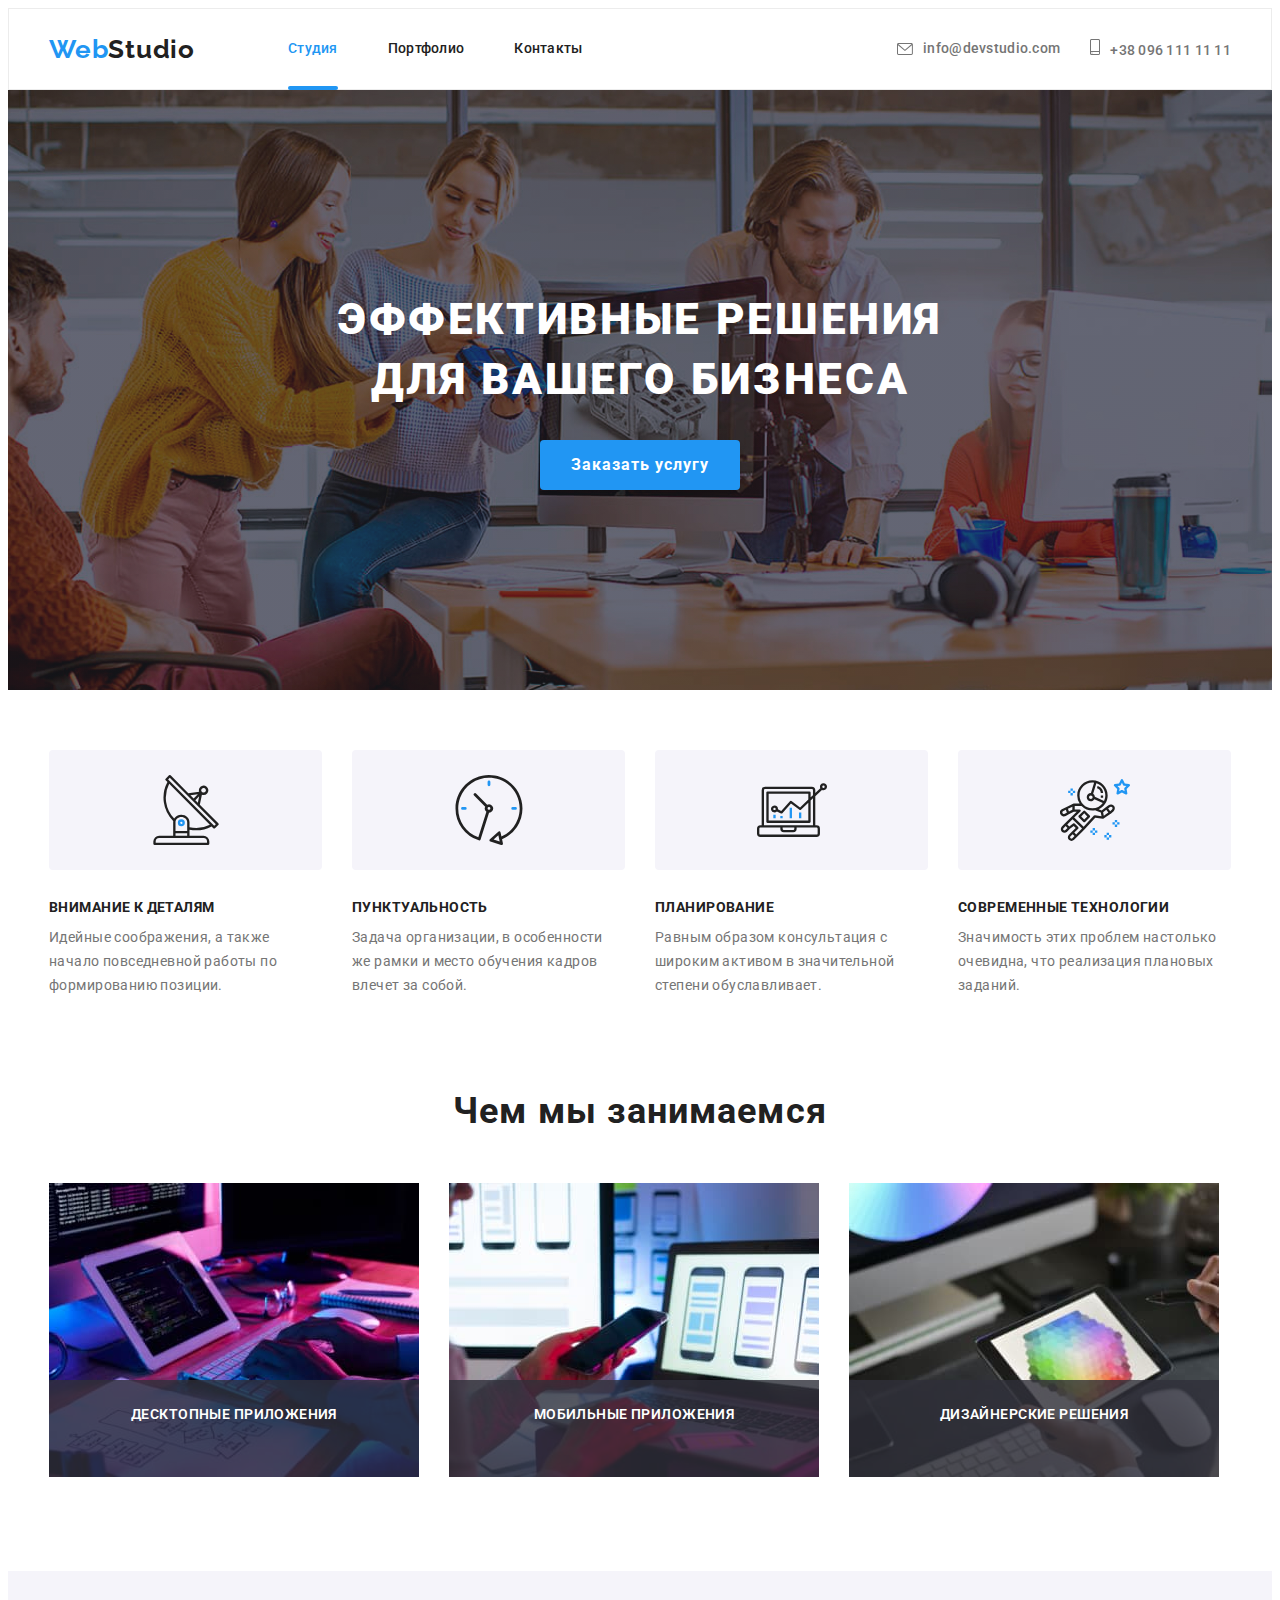
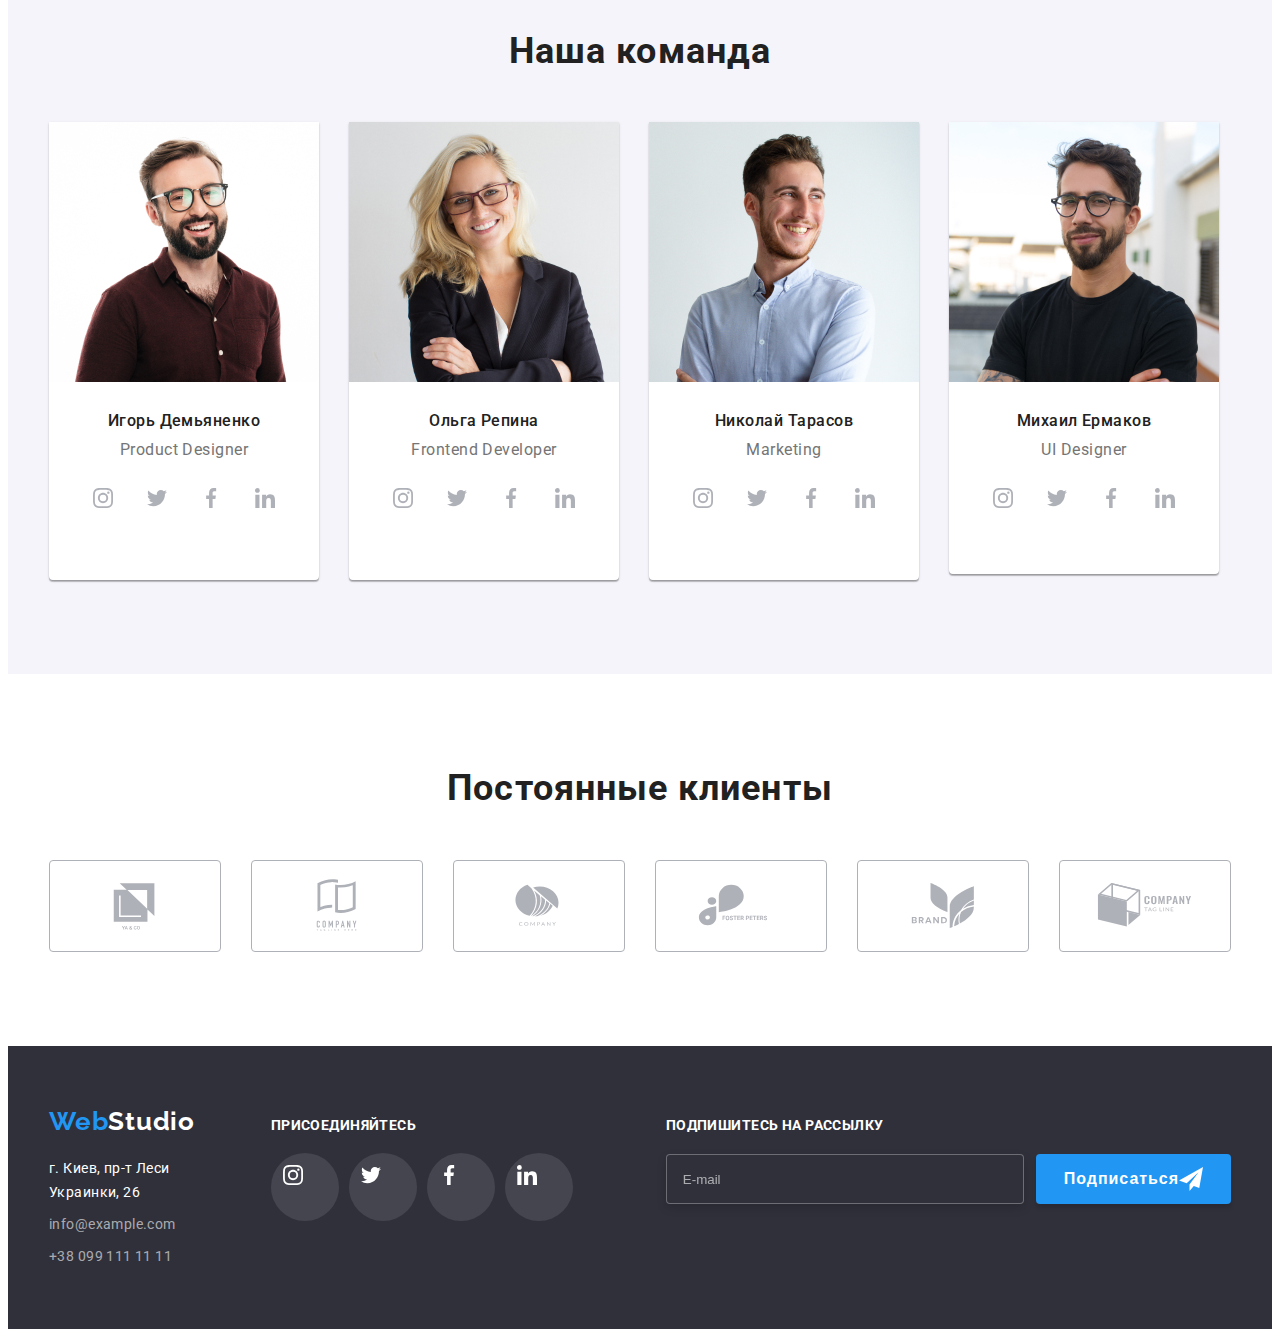
<file: index.html>
<!DOCTYPE html>
<html lang="ru">
<head>
    <meta charset="UTF-8">
    <meta http-equiv="X-UA-Compatible" content="IE=edge">
    <meta name="viewport" content="width=device-width, initial-scale=1.0">
    <title>Веб студия</title>
    <link rel="preconnect" href="https://fonts.googleapis.com">
    <link rel="preconnect" href="https://fonts.gstatic.com" crossorigin>
    <link href="https://fonts.googleapis.com/css2?family=Raleway:wght@700&family=Roboto:wght@400;500;700;900&display=swap"
        rel="stylesheet">
    <link rel="stylesheet" href="https://cdnjs.cloudflare.com/ajax/libs/modern-normalize/1.1.0/modern-normalize.min.css"
        integrity="sha512-wpPYUAdjBVSE4KJnH1VR1HeZfpl1ub8YT/NKx4PuQ5NmX2tKuGu6U/JRp5y+Y8XG2tV+wKQpNHVUX03MfMFn9Q=="
        crossorigin="anonymous" referrerpolicy="no-referrer" />
    <link rel="stylesheet" href="./css/main.min.css">
</head>
<body>
    <Header class="header">
        <div class="header__container container">
            <nav class="main-nav">
            <a class="header__logo link" href="./index.html" lang="en"> <span class="logo-web">Web</span><span class="logo-studio">Studio</span></a>
            <button type="button" class="header__menu-btn" aria-expanded="false" aria-controls="menu-container" data-menu-button>
                <svg width="40" height="40" aria-label="Переключатель мобильного меню" class="header__menu-btn--icon">
                    <use class="icon-cross" href="./images/icons.svg#icon-close_40px"></use>
                    <use class="icon-menu" href="./images/icons.svg#icon-menu_40px"></use>
                </svg>
            </button>
            <div class="menu-container" id="menu-container" data-menu>
            <ul class="header-list list">
                <li class="header-list__item"><a class="header-list__link header-list__link--current link " href="index.html">Студия</a></li>
                <li class="header-list__item"><a class="header-list__link link" href="./portfolio.html">Портфолио</a></li>
                <li class="header-list__item"><a class="header-list__link link" href="#">Контакты</a></li>
            </ul>
            <ul class="header-list-contact list">
                <li class="header-list-contact__item">
                <a class="header-list-contact__link header-list-contact__link-mail link" href="mailto:info@devstudio.com">
                   <div class="header-list-contact__icon"> 
                   <svg class="header-list-contact__mail" width="16" height="12">
                        <use href="./images/icons.svg#icon-envelope"> </use>
                    </svg>info@devstudio.com</div></a></li>
                <li class="header-list-contact__item">
                    <a class="header-list-contact__link header-list-contact__link-tel link" href="tel:+380961111111">
                    <div class="header-list-contact__icon"></div>
                    <svg class="header-list-contact__tel" width="10" height="16">
                    <use href="./images/icons.svg#icon-smartphone"> </use>
                </svg>+38 096 111 11 11</a></li>
            </ul>
            <ul class="menu-social__list list">
                <li class="menu-social__item">
                    <a class="menu-social__link link" href="">Instagram</a>
                </li>
                <li class="menu-social__item">
                    <a class="menu-social__link link" href="">Twitter</a>
                </li>
                <li class="menu-social__item">
                    <a class="menu-social__link link" href="">Facebook</a>
                </li>
                <li class="menu-social__item">
                    <a class="menu-social__link link" href="">LinkedIn</a>
                </li>
            </ul>
            </div>
            </nav>
            </div>
    </Header>
    <section class="hero">
        <div class="hero__content">
        <h1 class="hero__title">
            Эффективные решения <br> для вашего бизнеса
        </h1>
        <button class="hero__btn" type="button" data-modal-open>Заказать услугу</button>
        </div>
    </section>
     <section class="advantages">
        <div class="container">
        <h2 hidden>Нашы преимущества</h2>
        <ul class="advantages__list list">
            <li class="advantages__item">
                <div class="advantages__icon-wrap">
                    <svg class="advantages__icon" width="70" height="70">
                        <use href="./images/icons.svg#icon-antenna"> </use>
                    </svg>
                </div>
                <h3 class="advantages__title">Внимание к деталям</h3>
                <p class="advantages__post-title">Идейные соображения, а также начало повседневной работы по формированию позиции.</p>
            </li>
            <li class="advantages__item">
                <div class="advantages__icon-wrap">
                    <svg class="advantages__icon" width="70" height="70">
                        <use href="./images/icons.svg#icon-clock"> </use>
                    </svg>
                </div>
                <h3 class="advantages__title">Пунктуальность</h3>
                <p class="advantages__post-title">Задача организации, в особенности же рамки и место обучения кадров влечет за собой.</p>
            </li>
            <li class="advantages__item">
                <div class="advantages__icon-wrap">
                    <svg class="advantages__icon" width="70" height="70">
                        <use href="./images/icons.svg#icon-diagram"> </use>
                    </svg>
                </div>
                <h3 class="advantages__title">Планирование</h3>
                <p class="advantages__post-title">Равным образом консультация с широким активом в значительной степени обуславливает.</p>
            </li>
            <li class="advantages__item">
                <div class="advantages__icon-wrap">
                    <svg class="advantages__icon" width="70" height="70">
                        <use href="./images/icons.svg#icon-astronaut"> </use>
                    </svg>
                </div>
                <h3 class="advantages__title">Современные технологии</h3>
                <p class="advantages__post-title">Значимость этих проблем настолько очевидна, что реализация плановых заданий.</p>
            </li>
        </ul>
        </div>
    </section> 
<section class="about">
        <div class="container">
        <h2 class="about__title">Чем мы занимаемся</h2>
        <ul class="about__list list">
            <li class="about__item">
                <picture>
                    <source srcset="./images/what-we-do1.jpg 1x, ./images/what-we-do1-2x.jpg 2x"
                         />
                    <img src="./images/what-we-do1.jpg" width="370" height="294" alt="челоек пишет код">
                </picture>
            <p class="about__text">Десктопные приложения</p></li>
            <li class="about__item">
                <picture>
                    <source srcset="./images/what-we-do2.jpg 1x, ./images/what-we-do2-2x.jpg 2x" 
                     />
                    <img src="./images/what-we-do2.jpg" width="370" height="294" alt="челоек тестирует мобильное приложение">
                </picture>
            <p class="about__text">Мобильные приложения</p></li>
            <li class="about__item">
                <picture>
                    <source srcset="./images/what-we-do3.jpg 1x, ./images/what-we-do3-2x.jpg 2x"/>
                    <img src="./images/what-we-do3.jpg" width="370" height="294" alt="челоек выбирает цвет">
                </picture>
            <p class="about__text">Дизайнерские решения</p></li>
        </ul>
        </div>
    </section>
    <section class="team">
        <div class="container">
        <h2 class="team__title">Наша команда</h2>
        <ul class="team__list list">
            <li class="team__item">
                <picture>
                    <source srcset="./images/team/team1-desk-1x.jpg 1x, ./images/team/team1-desk-2x.jpg 2x" media="(min-width: 1200px)">
                    <source srcset="./images/team/team1-tab-1x.jpg 1x, ./images/team/team1-tab-2x.jpg 2x" media="(min-width: 768px)">
                    <source srcset="./images/team/team1-mob-1x.jpg 1x, ./images/team/team1-mob-2x.jpg 2x" media="(min-width: 320px)">
                    <img src="./images/team/team1-mob-1x.jpg" alt="Игорь Демьяненко" />
                </picture>
                <h3 class="team__name">Игорь Демьяненко</h3>
                <p class="team__post-name" lang="en">Product Designer</p>
                <ul class="team__social-icon list">
                    <li class="team__social-icon-list" >
                        <a href="" 
                        class="team__social-icon-link">
                        <svg class="team__social-icon-item" width="20" height="20">
                           <use href="./images/icons.svg#icon-instagram"> </use>
                        </svg>
                        </a>
                    </li>
                    <li class="team__social-icon-list">
                        <a href=""
                        class="team__social-icon-link">
                        <svg class="team__social-icon-item" width="20" height="20">
                        <use href="./images/icons.svg#icon-twitter"> </use>
                        </svg>
                        </a>
                    </li>
                    <li class="team__social-icon-list">
                        <a href=""
                        class="team__social-icon-link">
                        <svg class="team__social-icon-item" width="20" height="20">
                        <use href="./images/icons.svg#icon-facebook"> </use>
                         </svg>
                        </a>
                    </li>
                    <li class="team__social-icon-list">
                        <a href=""
                        class="team__social-icon-link"
                        ><svg class="team__social-icon-item" width="20" height="20">
                        <use href="./images/icons.svg#icon-linkedin"> </use>
                        </svg>
                        </a>
                    </li>
                </ul>
            </li>
            <li class="team__item">
                <picture>
                    <source srcset="./images/team/team2-desk-1x.jpg 1x, ./images/team/team2-desk-2x.jpg 2x"
                        media="(min-width: 1200px)">
                    <source srcset="./images/team/team2-tab-1x.jpg 1x, ./images/team/team2-tab-2x.jpg 2x"
                        media="(min-width: 768px)">
                    <source srcset="./images/team/team2-mob-1x.jpg 1x, ./images/team/team2-mob-2x.jpg 2x"
                        media="(min-width: 320px)">
                    <img src="./images/team/team2-mob-1x.jpg" alt="Ольга Репина"/>
                </picture>
                <h3 class="team__name">Ольга Репина</h3>
                <p class="team__post-name" lang="en">Frontend Developer</p>
                <ul class="team__social-icon list">
                    <li class="team__social-icon-list">
                        <a href="" class="team__social-icon-link">
                            <svg class="team__social-icon-item" width="20" height="20">
                                <use href="./images/icons.svg#icon-instagram"> </use>
                            </svg>
                        </a>
                    </li>
                    <li class="team__social-icon-list">
                        <a href="" class="team__social-icon-link">
                            <svg class="team__social-icon-item" width="20" height="20">
                                <use href="./images/icons.svg#icon-twitter"> </use>
                            </svg>
                        </a>
                    </li>
                    <li class="team__social-icon-list">
                        <a href="" class="team__social-icon-link">
                            <svg class="team__social-icon-item" width="20" height="20">
                                <use href="./images/icons.svg#icon-facebook"> </use>
                            </svg>
                        </a>
                    </li>
                    <li class="team__social-icon-list" >
                        <a href="" class="team__social-icon-link">
                            <svg class="team__social-icon-item" width="20" height="20">
                                <use href="./images/icons.svg#icon-linkedin"> </use>
                            </svg>
                        </a>
                    </li>
                </ul>
            </li>
            <li class="team__item">
                <picture>
                    <source srcset="./images/team/team3-desk-1x.jpg 1x, ./images/team/team3-desk-2x.jpg 2x" media="(min-width: 1200px)">
                    <source srcset="./images/team/team3-tab-1x.jpg 1x, ./images/team/team3-tab-2x.jpg 2x" media="(min-width: 768px)">
                    <source srcset="./images/team/team3-mob-1x.jpg 1x, ./images/team/team3-mob-2x.jpg 2x" media="(min-width: 320px)">
                    <img src="./images/team/team3-mob-1x.jpg" alt="Николай Тарасов" />
                </picture>
                <h3 class="team__name">Николай Тарасов</h3>
                <p class="team__post-name" lang="en">Marketing</p>
                <ul class="team__social-icon list">
                    <li class="team__social-icon-list">
                        <a href="" class="team__social-icon-link">
                            <svg class="team__social-icon-item" width="20" height="20">
                                <use href="./images/icons.svg#icon-instagram"> </use>
                            </svg>
                        </a>
                    </li>
                    <li class="team__social-icon-list">
                        <a href="" class="team__social-icon-link">
                            <svg class="team__social-icon-item" width="20" height="20">
                                <use href="./images/icons.svg#icon-twitter"> </use>
                            </svg>
                        </a>
                    </li>
                    <li class="team__social-icon-list">
                        <a href="" class="team__social-icon-link">
                            <svg class="team__social-icon-item" width="20" height="20">
                                <use href="./images/icons.svg#icon-facebook"> </use>
                            </svg>
                        </a>
                    </li>
                    <li class="team__social-icon-list">
                        <a href="" class="team__social-icon-link">
                            <svg class="team__social-icon-item" width="20" height="20">
                                <use href="./images/icons.svg#icon-linkedin"> </use>
                            </svg>
                        </a>
                    </li>
                </ul>
            </li>
            <li class="team__item">
                <picture>
                    <source srcset="./images/team/team4-desk-1x.jpg 1x, ./images/team/team4-desk-2x.jpg 2x" media="(min-width: 1200px)">
                    <source srcset="./images/team/team4-tab-1x.jpg 1x, ./images/team/team4-tab-2x.jpg 2x" media="(min-width: 768px)">
                    <source srcset="./images/team/team4-mob-1x.jpg 1x, ./images/team/team4-mob-2x.jpg 2x" media="(min-width: 320px)">
                    <img src="./images/team/team4-mob-1x.jpg" alt="Михаил Ермаков"  />
                </picture>
                <h3 class="team__name">Михаил Ермаков</h3>
                <p class="team__post-name" lang="en">UI Designer</p>
                <ul class="team__social-icon list">
                    <li class="team__social-icon-list">
                        <a href="" class="team__social-icon-link">
                            <svg class="team__social-icon-item" width="20" height="20">
                                <use href="./images/icons.svg#icon-instagram"> </use>
                            </svg>
                        </a>
                    </li>
                    <li class="team__social-icon-list">
                        <a href="" class="team__social-icon-link">
                            <svg class="team__social-icon-item" width="20" height="20">
                                <use href="./images/icons.svg#icon-twitter"> </use>
                            </svg>
                        </a>
                    </li>
                    <li class="team__social-icon-list">
                        <a href="" class="team__social-icon-link">
                            <svg class="team__social-icon-item" width="20" height="20">
                                <use href="./images/icons.svg#icon-facebook"> </use>
                            </svg>
                        </a>
                    </li>
                    <li class="team__social-icon-list">
                        <a href="" class="team__social-icon-link">
                            <svg class="team__social-icon-item" width="20" height="20">
                                <use href="./images/icons.svg#icon-linkedin"> </use>
                            </svg>
                        </a>
                    </li>
                </ul>
            </li>
        </ul>
        </div>
    </section>
    <section class="clients">
        <div class="container">
        <h2 class="clients__title">Постоянные клиенты</h2>
        <ul class="clienst__list list">
            <li class="clienst__list-item">
                <a class="clienst__list-link" href="">
                    <svg class="clients__logo" width="106" height="60">
                    <use href="./images/icons.svg#icon-logo1"> </use>
                </svg>
                </a>
            </li>
            <li class="clienst__list-item">
                <a class="clienst__list-link" href="">
                    <svg class="clients__logo" width="106" height="60">
                        <use href="./images/icons.svg#icon-logo2"> </use>
                    </svg>
                </a>
            </li>
            <li class="clienst__list-item">
                <a class="clienst__list-link" href="">
                    <svg class="clients__logo" width="106" height="60">
                        <use href="./images/icons.svg#icon-logo3"> </use>
                    </svg>
                </a>
            </li>
            <li class="clienst__list-item">
                <a class="clienst__list-link" href="">
                    <svg class="clients__logo" width="106" height="60">
                        <use href="./images/icons.svg#icon-logo4"> </use>
                    </svg>
                </a>
            </li>
            <li class="clienst__list-item">
                <a class="clienst__list-link" href="">
                    <svg class="clients__logo" width="106" height="60">
                        <use href="./images/icons.svg#icon-logo5"> </use>
                    </svg>
                </a>
            </li>
            <li class="clienst__list-item">
                <a class="clienst__list-link" href="">
                    <svg class="clients__logo" width="106" height="60">
                        <use href="./images/icons.svg#icon-logo6"> </use>
                    </svg>
                </a>
            </li>
        </ul>
        </div>
    </section>
    <footer class="footer">
        <div class="container footer-blocks">
            <div class="footer__contact-block footer__block">
        <a class="footer__logo link" href="./index.html" lang="en"> <span class="logo-web">Web</span><span class="footer__logo-studio">Studio</span></a>
        <address class="footer__address">
            <ul class="footer__list list">
                <li class="footer__item"><a class="footer__contact-address link" href="https://goo.gl/maps/iwNFUYwJT8Z2ihL4A" target="_blank"
                        rel="noopener noreferrer nofollow">г. Киев, пр-т Леси Украинки, 26</a>
                <li class="footer__item"><a class="footer__contact link" href="mailto:info@devstudio.com">info@example.com</a>
                </li>
                <li class="footer__item"><a class="footer__contact link" href="tel:+380991111111">+38 099 111 11 11</a></li>
            </ul>
        </address>
        </div>
        <div class="footer__social-block footer__block">
        <h3 class="footer__social-join">присоединяйтесь</h3>
        <ul class="footer__social-icon list">
            <li class="footer__social-icon-list">
                <a href="" class="footer__social-icon-link">
                    <svg class="footer__social-icon-item" width="20" height="20">
                        <use href="./images/icons.svg#icon-instagram"> </use>
                    </svg>
                </a>
            </li>
            <li class="footer__social-icon-list">
                <a href="" class="footer__social-icon-link">
                    <svg class="footer__social-icon-item" width="20" height="20">
                        <use href="./images/icons.svg#icon-twitter"> </use>
                    </svg>
                </a>
            </li>
            <li class="footer__social-icon-list">
                <a href="" class="footer__social-icon-link">
                    <svg class="footer__social-icon-item" width="20" height="20">
                        <use href="./images/icons.svg#icon-facebook"> </use>
                    </svg>
                </a>
            </li>
            <li>
                <a href="" class="footer__social-icon-link">
                    <svg class="footer__social-icon-item" width="20" height="20">
                        <use href="./images/icons.svg#icon-linkedin"> </use>
                    </svg>
                </a>
            </li>
        </ul>
        </div>
        <div class="subscribe__wrap footer__block">
            <b class="subscribe__title">Подпишитесь на рассылку</b>
            <form class="subscribe" action="#">
                <input type="email" class="subscribe__input" name="email" placeholder="E-mail">
                <button type="submit" class="subscribe__btn">Подписаться 
                    <svg class="subscribe-item" width="24" height="24">
                    <use href="./images/icons.svg#icon-icon-send"> </use>
                </svg></button>
            </form>
            </div>
        </div>
        
    </footer>
<div class="backdrop is-hidden" data-modal>
    <div class="modal">
        <form class="modal-form js-speaker-form">
            <button data-modal-close class="modal__close-btn" type="button" aria-label="Закрывает модальное окно">
                <svg class="modal__close-icon" width="18" height="18">
                    <use href="./images/icons.svg#icon-close-menu"></use>
                </svg>
            </button>

            <b class="modal__title"> Оставьте свои данные, мы вам перезвоним </b>

            <label class="modal__group">
                <span class="modal__label">Имя</span>
                <span class="modal__area">
                    <input class="modal__input" type="text" name="name" pattern="^[A-Za-zА-Яа-яЁё\s]+$" required
                        autofocus />
                    <svg class="modal__icon" width="18" height="18">
                        <use href="./images/icons.svg#icon-person"></use>
                    </svg>
                </span>
            </label>

            <label class="modal__group">
                <span class="modal__label">Телефон</span>
                <span class="modal__area">
                    <input class="modal__input" type="tel" name="tel" pattern="[0-9]{10,12}" required />
                    <svg class="modal__icon" width="18" height="18">
                        <use href="./images/icons.svg#icon-phone"></use>
                    </svg>
                </span>
            </label>

            <label class="modal__group">
                <span class="modal__label">Почта</span>
                <span class="modal__area">
                    <input class="modal__input" type="email" name="email" required />
                    <svg class="modal__icon" width="18" height="18">
                        <use href="./images/icons.svg#icon-email"></use>
                    </svg>
                </span>
            </label>

            <label class="modal__commit">
                <span class="modal__label">Комментарий</span>
                <textarea name="commit" rows="5" placeholder="Введите текст" class="modal__textarea"></textarea>
            </label>

            <input type="checkbox" name="policy" id="modal-checkbox" class="modal__checkbox-check visually-hidden">
            <label for="modal-checkbox" class="modal__checkbox">Соглашаюсь с рассылкой и принимаю <a href="">Условия договора</a>
            </label>
<div class="modal-btn__wrap">
            <button type="submit" class="modal__btn btn">Отправить</button>
            </div>
        </form>
    </div>
</div>
      
    <script src="./js/modal.js"></script>
    <script src="./js/menu.js"></script>
</body>
</html>
</file>
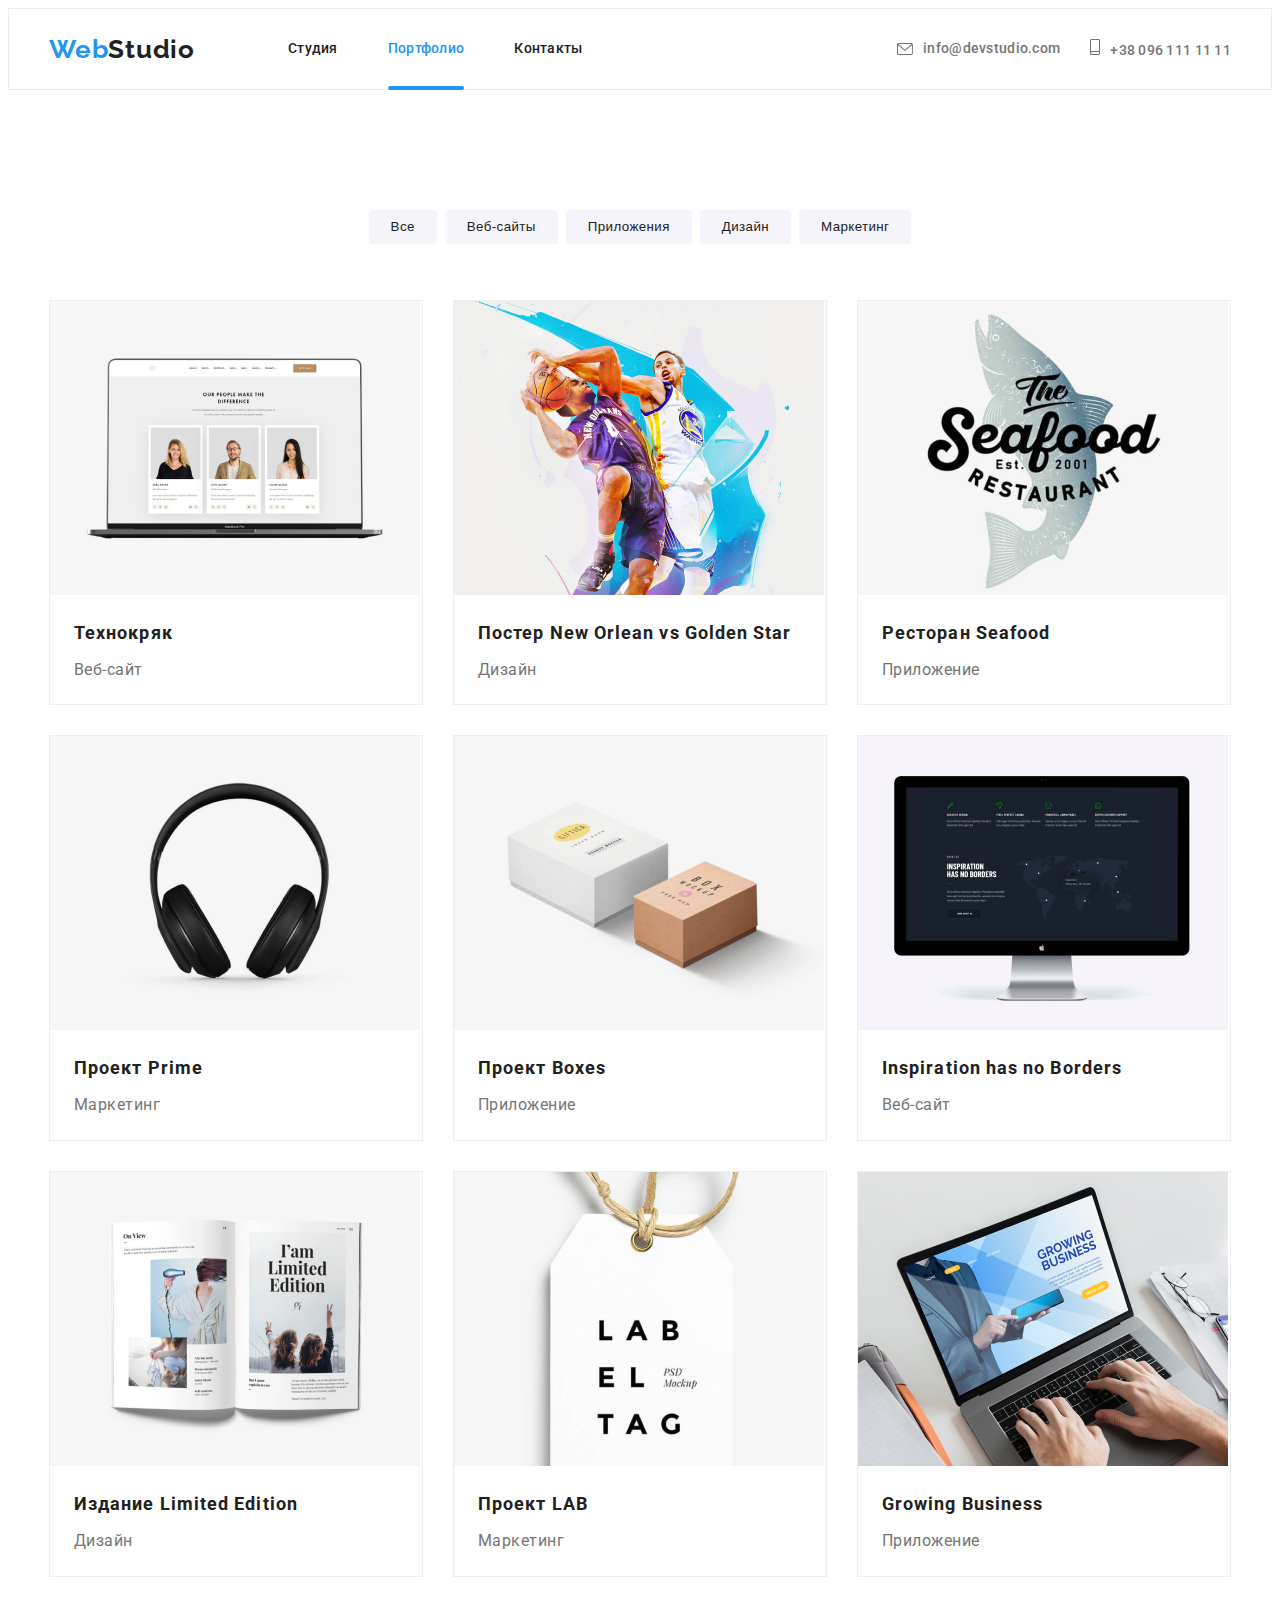
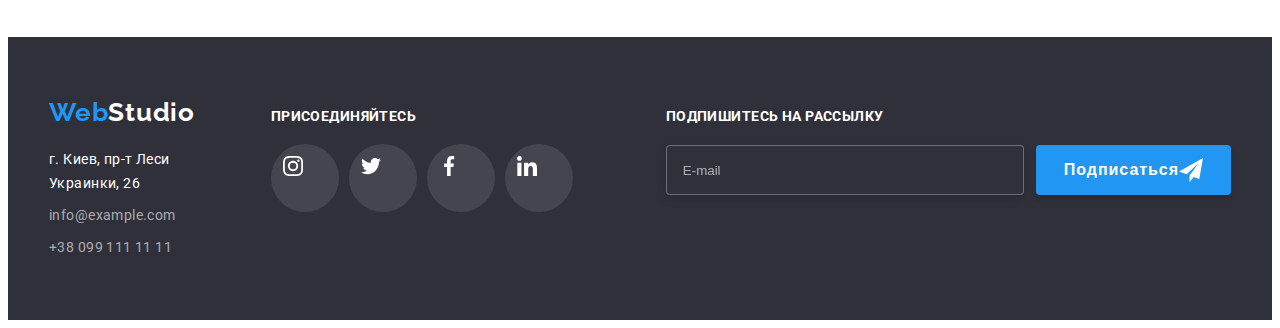
<file: portfolio.html>
<!DOCTYPE html>
<html lang="ru">
<head>
    <meta charset="UTF-8">
    <meta http-equiv="X-UA-Compatible" content="IE=edge">
    <meta name="viewport" content="width=device-width, initial-scale=1.0">
    <title>Портфолио</title>
    <link rel="preconnect" href="https://fonts.googleapis.com">
    <link rel="preconnect" href="https://fonts.gstatic.com" crossorigin>
    <link href="https://fonts.googleapis.com/css2?family=Raleway:wght@700&family=Roboto:wght@400;500;700;900&display=swap"
        rel="stylesheet">
    <link rel="stylesheet" href="https://cdnjs.cloudflare.com/ajax/libs/modern-normalize/1.1.0/modern-normalize.min.css"
            integrity="sha512-wpPYUAdjBVSE4KJnH1VR1HeZfpl1ub8YT/NKx4PuQ5NmX2tKuGu6U/JRp5y+Y8XG2tV+wKQpNHVUX03MfMFn9Q=="
            crossorigin="anonymous" referrerpolicy="no-referrer" />
    <link rel="stylesheet" href="./css/main.min.css">
</head>
<body>
    <Header class="header">
        <div class="header__container container">
            <nav class="main-nav">
                <a class="header__logo link" href="./index.html" lang="en"> <span class="logo-web">Web</span><span
                        class="logo-studio">Studio</span></a>
                <button type="button" class="header__menu-btn" aria-expanded="false" aria-controls="menu-container"
                    data-menu-button>
                    <svg width="40" height="40" aria-label="Переключатель мобильного меню" class="header__menu-btn--icon">
                        <use class="icon-cross" href="./images/icons.svg#icon-close_40px"></use>
                        <use class="icon-menu" href="./images/icons.svg#icon-menu_40px"></use>
                    </svg>
                </button>
                <div class="menu-container" id="menu-container" data-menu>
                    <ul class="header-list list">
                        <li class="header-list__item"><a class="header-list__link link "
                                href="index.html">Студия</a></li>
                        <li class="header-list__item"><a class="header-list__link header-list__link--current link"
                                href="./portfolio.html">Портфолио</a></li>
                        <li class="header-list__item"><a class="header-list__link link" href="#">Контакты</a></li>
                    </ul>
                    <ul class="header-list-contact list">
                        <li class="header-list-contact__item">
                            <a class="header-list-contact__link header-list-contact__link-mail link"
                                href="mailto:info@devstudio.com">
                                <div class="header-list-contact__icon">
                                    <svg class="header-list-contact__mail" width="16" height="12">
                                        <use href="./images/icons.svg#icon-envelope"> </use>
                                    </svg>info@devstudio.com
                                </div>
                            </a>
                        </li>
                        <li class="header-list-contact__item">
                            <a class="header-list-contact__link header-list-contact__link-tel link"
                                href="tel:+380961111111">
                                <div class="header-list-contact__icon"></div>
                                <svg class="header-list-contact__tel" width="10" height="16">
                                    <use href="./images/icons.svg#icon-smartphone"> </use>
                                </svg>+38 096 111 11 11
                            </a>
                        </li>
                    </ul>
                    <ul class="menu-social__list list">
                        <li class="menu-social__item">
                            <a class="menu-social__link link" href="">Instagram</a>
                        </li>
                        <li class="menu-social__item">
                            <a class="menu-social__link link" href="">Twitter</a>
                        </li>
                        <li class="menu-social__item">
                            <a class="menu-social__link link" href="">Facebook</a>
                        </li>
                        <li class="menu-social__item">
                            <a class="menu-social__link link" href="">LinkedIn</a>
                        </li>
                    </ul>
                </div>
        </div>
        </nav>
        </div>
    </Header>
    <section class="work">
        <div class="container">
        <ul class="work__list list">
            <li class="work__item"><button class="work__button" type="button">Все</button></li>
            <li class="work__item"><button class="work__button" type="button">Веб-сайты</button></li>
            <li class="work__item"><button class="work__button" type="button">Приложения</button></li>
            <li class="work__item"><button class="work__button" type="button">Дизайн</button></li>
            <li class="work__item"><button class="work__button" type="button">Маркетинг</button></li>
        </ul>
        <ul class="portfolio__list list">
            <li class="portfolio__item">
                <div class="portfolio__wrap">
                <picture>
                    <source srcset="./images/portfolio/desk1x/img.png 1x, ./images/portfolio/desk2x/img.png 2x" media="(min-width: 1200px)">
                    <source srcset="./images/portfolio/tab1x/img.png 1x, ./images/portfolio/tab2x/img.png 2x" media="(min-width: 768px)">
                    <source srcset="./images/portfolio/tel1x/img.png 1x, ./images/portfolio/tel2x/img.png 2x" media="(min-width: 320px)">
                    <img src="./images/portfolio/tel1x/img.png" alt="Веб-сайт" />
                </picture>
                <p class="portfolio__text-hiden">Технокряк это современная площадка распространения коронавируса. Компании используют эту
                    платформу для цифрового
                    шпионажа и атак на защищённые сервера конкурентов.</p>
                </div>
                <h3 class="portfolio__title">Технокряк</h3>
                <p class="portfolio__text">Веб-сайт</p>
                
            </li>
            <li class="portfolio__item">
                <div class="portfolio__wrap">
                    <picture>
                        <source srcset="./images/portfolio/desk1x/img-1.png 1x, ./images/portfolio/desk2x/img-1.png 2x"
                            media="(min-width: 1200px)">
                        <source srcset="./images/portfolio/tab1x/img-1.png 1x, ./images/portfolio/tab2x/img-1.png 2x"
                            media="(min-width: 768px)">
                        <source srcset="./images/portfolio/tel1x/img-1.png 1x, ./images/portfolio/tel2x/img-1.png 2x"
                            media="(min-width: 320px)">
                        <img src="./images/portfolio/tel1x/img-1.png" alt="Веб-сайт" />
                    </picture>
                    <p class="portfolio__text-hiden">Технокряк это современная площадка распространения коронавируса. Компании используют
                        эту
                        платформу для цифрового
                        шпионажа и атак на защищённые сервера конкурентов.</p>
                </div>
                <h3 class="portfolio__title">Постер New Orlean vs Golden Star</h3>
                <p class="portfolio__text">Дизайн</p>
            </li>
            <li class="portfolio__item">
                <div class="portfolio__wrap">
                    <picture>
                        <source srcset="./images/portfolio/desk1x/img-2.png 1x, ./images/portfolio/desk2x/img-2.png 2x"
                            media="(min-width: 1200px)">
                        <source srcset="./images/portfolio/tab1x/img-2.png 1x, ./images/portfolio/tab2x/img-2.png 2x"
                            media="(min-width: 768px)">
                        <source srcset="./images/portfolio/tel1x/img-2.png 1x, ./images/portfolio/tel2x/img-2.png 2x"
                            media="(min-width: 320px)">
                        <img src="./images/portfolio/tel1x/img-2.png" alt="Веб-сайт" />
                    </picture>
                    <p class="portfolio__text-hiden">Технокряк это современная площадка распространения коронавируса. Компании используют
                        эту
                        платформу для цифрового
                        шпионажа и атак на защищённые сервера конкурентов.</p>
                </div>
                <h3 class="portfolio__title">Ресторан Seafood</h3>
                <p class="portfolio__text">Приложение</p>
            </li>
            <li class="portfolio__item">
                <div class="portfolio__wrap">
                    <picture>
                        <source srcset="./images/portfolio/desk1x/img-3.png 1x, ./images/portfolio/desk2x/img-3.png 2x"
                            media="(min-width: 1200px)">
                        <source srcset="./images/portfolio/tab1x/img-3.png 1x, ./images/portfolio/tab2x/img-3.png 2x"
                            media="(min-width: 768px)">
                        <source srcset="./images/portfolio/tel1x/img-3.png 1x, ./images/portfolio/tel2x/img-3.png 2x"
                            media="(min-width: 320px)">
                        <img src="./images/portfolio/tel1x/img-3.png" alt="Веб-сайт" />
                    </picture>
                    <p class="portfolio__text-hiden">Технокряк это современная площадка распространения коронавируса. Компании используют
                        эту
                        платформу для цифрового
                        шпионажа и атак на защищённые сервера конкурентов.</p>
                </div>
                <h3 class="portfolio__title">Проект Prime</h3>
                <p class="portfolio__text">Маркетинг</p>
            </li>
            <li class="portfolio__item">
            <div class="portfolio__wrap">
                <picture>
                    <source srcset="./images/portfolio/desk1x/img-4.png 1x, ./images/portfolio/desk2x/img-4.png 2x"
                        media="(min-width: 1200px)">
                    <source srcset="./images/portfolio/tab1x/img-4.png 1x, ./images/portfolio/tab2x/img-4.png 2x"
                        media="(min-width: 768px)">
                    <source srcset="./images/portfolio/tel1x/img-4.png 1x, ./images/portfolio/tel2x/img-4.png 2x"
                        media="(min-width: 320px)">
                    <img src="./images/portfolio/tel1x/img-4.png" alt="Веб-сайт" />
                </picture>
                <p class="portfolio__text-hiden">Технокряк это современная площадка распространения коронавируса. Компании используют
                    эту
                    платформу для цифрового
                    шпионажа и атак на защищённые сервера конкурентов.</p>
            </div>
                <h3 class="portfolio__title">Проект Boxes</h3>
                <p class="portfolio__text">Приложение</p>
            </li>
            <li class="portfolio__item">
                <div class="portfolio__wrap">
                    <picture>
                        <source srcset="./images/portfolio/desk1x/img-5.png 1x, ./images/portfolio/desk2x/img-5.png 2x"
                            media="(min-width: 1200px)">
                        <source srcset="./images/portfolio/tab1x/img-5.png 1x, ./images/portfolio/tab2x/img-5.png 2x"
                            media="(min-width: 768px)">
                        <source srcset="./images/portfolio/tel1x/img-5.png 1x, ./images/portfolio/tel2x/img-5.png 2x"
                            media="(min-width: 320px)">
                        <img src="./images/portfolio/tel1x/img-5.png" alt="Веб-сайт" />
                    </picture>
                    <p class="portfolio__text-hiden">Технокряк это современная площадка распространения коронавируса. Компании используют
                        эту
                        платформу для цифрового
                        шпионажа и атак на защищённые сервера конкурентов.</p>
                </div>
                <h3 class="portfolio__title">Inspiration has no Borders</h3>
                <p class="portfolio__text">Веб-сайт</p>
            </li>
            <li class="portfolio__item">
                <div class="portfolio__wrap">
                    <picture>
                        <source srcset="./images/portfolio/desk1x/img-6.png 1x, ./images/portfolio/desk2x/img-6.png 2x"
                            media="(min-width: 1200px)">
                        <source srcset="./images/portfolio/tab1x/img-6.png 1x, ./images/portfolio/tab2x/img-6.png 2x"
                            media="(min-width: 768px)">
                        <source srcset="./images/portfolio/tel1x/img-6.png 1x, ./images/portfolio/tel2x/img-6.png 2x"
                            media="(min-width: 320px)">
                        <img src="./images/portfolio/tel1x/img-6.png" alt="Веб-сайт" />
                    </picture>
                    <p class="portfolio__text-hiden">Технокряк это современная площадка распространения коронавируса. Компании используют
                        эту
                        платформу для цифрового
                        шпионажа и атак на защищённые сервера конкурентов.</p>
                </div>
                <h3 class="portfolio__title">Издание Limited Edition</h3>
                <p class="portfolio__text">Дизайн</p>
            </li>
            <li class="portfolio__item">
                <div class="portfolio__wrap">
                    <picture>
                        <source srcset="./images/portfolio/desk1x/img-7.png 1x, ./images/portfolio/desk2x/img-7.png 2x"
                            media="(min-width: 1200px)">
                        <source srcset="./images/portfolio/tab1x/img-7.png 1x, ./images/portfolio/tab2x/img-7.png 2x"
                            media="(min-width: 768px)">
                        <source srcset="./images/portfolio/tel1x/img-7.png 1x, ./images/portfolio/tel2x/img-7.png 2x"
                            media="(min-width: 320px)">
                        <img src="./images/portfolio/tel1x/img-7.png" alt="Веб-сайт" />
                    </picture>
                    <p class="portfolio__text-hiden">Технокряк это современная площадка распространения коронавируса. Компании используют
                        эту
                        платформу для цифрового
                        шпионажа и атак на защищённые сервера конкурентов.</p>
                </div>
                <h3 class="portfolio__title">Проект LAB</h3>
                <p class="portfolio__text">Маркетинг</p>
            </li>
            <li class="portfolio__item">
                <div class="portfolio__wrap">
                    <picture>
                        <source srcset="./images/portfolio/desk1x/img-8.png 1x, ./images/portfolio/desk2x/img-8.png 2x"
                            media="(min-width: 1200px)">
                        <source srcset="./images/portfolio/tab1x/img-8.png 1x, ./images/portfolio/tab2x/img-8.png 2x"
                            media="(min-width: 768px)">
                        <source srcset="./images/portfolio/tel1x/img-8.png 1x, ./images/portfolio/tel2x/img-8.png 2x"
                            media="(min-width: 320px)">
                        <img src="./images/portfolio/tel1x/img-8.png" alt="Веб-сайт" />
                    </picture>
                    <p class="portfolio__text-hiden">Технокряк это современная площадка распространения коронавируса. Компании используют
                        эту
                        платформу для цифрового
                        шпионажа и атак на защищённые сервера конкурентов.</p>
                </div>
                <h3 class="portfolio__title">Growing Business</h3>
                <p class="portfolio__text">Приложение</p>
            </li>
        </ul>
        </div>
    </section>
<footer class="footer">
    <div class="container footer-blocks">
        <div class="footer__contact-block footer__block">
            <a class="footer__logo link" href="./index.html" lang="en"> <span class="logo-web">Web</span><span
                    class="footer__logo-studio">Studio</span></a>
            <address class="footer__address">
                <ul class="footer__list list">
                    <li class="footer__item"><a class="footer__contact-address link"
                            href="https://goo.gl/maps/iwNFUYwJT8Z2ihL4A" target="_blank"
                            rel="noopener noreferrer nofollow">г. Киев, пр-т Леси Украинки, 26</a>
                    <li class="footer__item"><a class="footer__contact link"
                            href="mailto:info@devstudio.com">info@example.com</a>
                    </li>
                    <li class="footer__item"><a class="footer__contact link" href="tel:+380991111111">+38 099 111 11
                            11</a></li>
                </ul>
            </address>
        </div>
        <div class="footer__social-block footer__block">
            <h3 class="footer__social-join">присоединяйтесь</h3>
            <ul class="footer__social-icon list">
                <li class="footer__social-icon-list">
                    <a href="" class="footer__social-icon-link">
                        <svg class="footer__social-icon-item" width="20" height="20">
                            <use href="./images/icons.svg#icon-instagram"> </use>
                        </svg>
                    </a>
                </li>
                <li class="footer__social-icon-list">
                    <a href="" class="footer__social-icon-link">
                        <svg class="footer__social-icon-item" width="20" height="20">
                            <use href="./images/icons.svg#icon-twitter"> </use>
                        </svg>
                    </a>
                </li>
                <li class="footer__social-icon-list">
                    <a href="" class="footer__social-icon-link">
                        <svg class="footer__social-icon-item" width="20" height="20">
                            <use href="./images/icons.svg#icon-facebook"> </use>
                        </svg>
                    </a>
                </li>
                <li>
                    <a href="" class="footer__social-icon-link">
                        <svg class="footer__social-icon-item" width="20" height="20">
                            <use href="./images/icons.svg#icon-linkedin"> </use>
                        </svg>
                    </a>
                </li>
            </ul>
        </div>
        <div class="subscribe__wrap footer__block">
            <b class="subscribe__title">Подпишитесь на рассылку</b>
            <form class="subscribe" action="#">
                <input type="email" class="subscribe__input" name="email" placeholder="E-mail">
                <button type="submit" class="subscribe__btn">Подписаться
                    <svg class="subscribe-item" width="24" height="24">
                        <use href="./images/icons.svg#icon-icon-send"> </use>
                    </svg></button>
            </form>
        </div>
    </div>
</footer>
<script src="./js/menu.js"></script>
</body>
</html>
</file>
<file: css/main.min.css>
:root{--main-color: #212121;--additional-color: #757575;--accent: #2196f3}p,h1,h2,h3,h4,h5,h6{margin:0}ul,ol{margin:0;padding-left:0}button{cursor:pointer}img{display:block;max-width:100%;height:auto}body{font-family:Roboto, sans-serif;color:#212121}img{display:block}.list{list-style:none}.link{text-decoration:none}.visually-hidden{position:absolute;width:1px;height:1px;margin:-1px;padding:0;overflow:hidden;border:0;clip:rect(0 0 0 0)}.header{border:1px solid #ececec}@media screen and (max-width: 767px){.header{position:fixed;top:0;width:100%;background-color:white;z-index:1}}.header__menu-btn{display:-webkit-inline-box;display:-ms-inline-flexbox;display:inline-flex;margin:0;padding:0;border:0;background-color:transparent}.header__menu-btn .icon-cross{display:none}.header__menu-btn.is-open .icon-cross{display:block}.header__menu-btn.is-open .icon-menu{display:none}.header__menu-btn:hover .header__menu-btn--icon,.header__menu-btn:focus .header__menu-btn--icon,.header__menu-btn:active .header__menu-btn--icon{fill:#2196f3}@media screen and (min-width: 768px){.header__menu-btn{display:none}}.menu-container.is-open{display:block;height:100vh}@media screen and (max-width: 767px){.menu-container{display:none;position:absolute;top:100%;left:0;width:100%;padding:60px 0;background-color:white;-webkit-box-shadow:0px 4px 8px rgba(0,0,0,0.04),0px 2px 4px rgba(0,0,0,0.08),0px 1px 3px rgba(0,0,0,0.16);box-shadow:0px 4px 8px rgba(0,0,0,0.04),0px 2px 4px rgba(0,0,0,0.08),0px 1px 3px rgba(0,0,0,0.16);text-align:center;z-index:1}}@media screen and (min-width: 768px){.menu-container{display:-webkit-box;display:-ms-flexbox;display:flex;-webkit-box-align:center;-ms-flex-align:center;align-items:center;-webkit-box-flex:1;-ms-flex-positive:1;flex-grow:1}}.menu-social__list{padding-left:40px;display:-webkit-box;display:-ms-flexbox;display:flex;-ms-flex-wrap:wrap;flex-wrap:wrap}@media screen and (min-width: 767px){.menu-social__list{display:none}}.menu-social__item{margin-top:64px;margin-right:10px}.menu-social__item::after{content:"";margin-left:10px;width:22px;height:0px;border:1px solid rgba(33,33,33,0.2);-webkit-transform:rotate(90deg);transform:rotate(90deg)}.menu-social__link{font-size:18px;line-height:22px;letter-spacing:0.02em;color:#2196f3}.hero{max-width:1600px;margin:0 auto;background-image:-webkit-gradient(linear, left top, left bottom, from(rgba(47,48,58,0.4)), to(rgba(47,48,58,0.4))),url(../images/header-mob-img-1x.jpg);background-image:linear-gradient(to bottom, rgba(47,48,58,0.4), rgba(47,48,58,0.4)),url(../images/header-mob-img-1x.jpg);background-repeat:no-repeat;background-position:center;background-size:cover}@media (min-device-pixel-ratio: 2), (-webkit-min-device-pixel-ratio: 2), (min-resolution: 192dpi), (min-resolution: 2dppx){.hero{background-image:-webkit-gradient(linear, left top, left bottom, from(rgba(47,48,58,0.4)), to(rgba(47,48,58,0.4))),url(../images/header-mob-img-2x.jpg);background-image:linear-gradient(to bottom, rgba(47,48,58,0.4), rgba(47,48,58,0.4)),url(../images/header-mob-img-2x.jpg)}}@media screen and (min-width: 768px){.hero{background-image:-webkit-gradient(linear, left top, left bottom, from(rgba(47,48,58,0.4)), to(rgba(47,48,58,0.4))),url(../images/header-tab-img-1x.jpg);background-image:linear-gradient(to bottom, rgba(47,48,58,0.4), rgba(47,48,58,0.4)),url(../images/header-tab-img-1x.jpg)}}@media screen and (min-width: 768px) and (min-device-pixel-ratio: 2), screen and (min-width: 768px) and (-webkit-min-device-pixel-ratio: 2), screen and (min-width: 768px) and (min-resolution: 192dpi), screen and (min-width: 768px) and (min-resolution: 2dppx){.hero{background-image:-webkit-gradient(linear, left top, left bottom, from(rgba(47,48,58,0.4)), to(rgba(47,48,58,0.4))),url(../images/header-tab-img-2x.jpg);background-image:linear-gradient(to bottom, rgba(47,48,58,0.4), rgba(47,48,58,0.4)),url(../images/header-tab-img-2x.jpg)}}@media screen and (min-width: 1200px){.hero{min-height:600px;background-image:-webkit-gradient(linear, left top, left bottom, from(rgba(47,48,58,0.4)), to(rgba(47,48,58,0.4))),url(../images/header-desk-img-1x.jpg);background-image:linear-gradient(to bottom, rgba(47,48,58,0.4), rgba(47,48,58,0.4)),url(../images/header-desk-img-1x.jpg)}}@media screen and (min-width: 1200px) and (min-device-pixel-ratio: 2), screen and (min-width: 1200px) and (-webkit-min-device-pixel-ratio: 2), screen and (min-width: 1200px) and (min-resolution: 192dpi), screen and (min-width: 1200px) and (min-resolution: 2dppx){.hero{background-image:-webkit-gradient(linear, left top, left bottom, from(rgba(47,48,58,0.4)), to(rgba(47,48,58,0.4))),url(../images/header-desk-img-2x.jpg);background-image:linear-gradient(to bottom, rgba(47,48,58,0.4), rgba(47,48,58,0.4)),url(../images/header-desk-img-2x.jpg)}}.hero__content{max-width:360px;padding:118px 0;margin-right:auto;margin-left:auto;text-align:center}@media screen and (min-width: 1200px){.hero__content{max-width:696px;padding:200px 0}}.hero__title{font-weight:900;font-size:26px;line-height:1.62;text-align:center;letter-spacing:0.06em;text-transform:uppercase;color:#ffffff;margin-top:0;margin-bottom:30px}@media screen and (min-width: 1199px){.hero__title{font-size:44px;line-height:1.36}}.advantages{padding-top:60px;padding-bottom:60px}.advantages__icon-wrap{max-width:450px;height:120px;margin-bottom:30px;background:#f5f4fa;border-radius:4px;display:-webkit-box;display:-ms-flexbox;display:flex;-ms-flex-line-pack:center;align-content:center;-webkit-box-pack:center;-ms-flex-pack:center;justify-content:center;-webkit-box-align:center;-ms-flex-align:center;align-items:center}@media screen and (min-width: 768px){.advantages__item{width:calc((100% - 1 * 30px) / 2)}.advantages__item:not(:nth-last-child(-n+2)){margin-bottom:30px}.advantages__item:not(:nth-child(2n)){margin-right:30px}}@media screen and (min-width: 1200px){.advantages__item{width:calc((100% - 90px) / 4)}.advantages__item:not(:last-child){margin-right:30px}}@media screen and (min-width: 768px){.advantages__list{display:-webkit-box;display:-ms-flexbox;display:flex;-ms-flex-wrap:wrap;flex-wrap:wrap}}@media screen and (min-width: 1200px){.advantages__list{display:-webkit-box;display:-ms-flexbox;display:flex}}.advantages__title{font-weight:700;font-size:14px;line-height:1.14;letter-spacing:0.03em;text-transform:uppercase;color:var(--main-color);margin-bottom:10px}@media screen and (max-width: 767px){.advantages__title{text-align:center}}.advantages__post-title{font-size:14px;line-height:1.71;letter-spacing:0.03em;color:var(--additional-color);max-width:450px;height:75px}.about{padding-bottom:94px}@media screen and (max-width: 1200px){.about{display:none}}.about__list{display:-webkit-box;display:-ms-flexbox;display:flex}.about__title{font-weight:700;font-size:36px;line-height:1.16;letter-spacing:0.03em;color:var(--main-color);margin-bottom:50px;text-align:center}.about__item{position:relative}.about__item:not(:last-child){margin-right:30px}.about__text{position:absolute;left:0;bottom:0;width:100%;height:70px;font-weight:600;font-size:14px;line-height:1.14;text-align:center;letter-spacing:0.03em;text-transform:uppercase;color:#ffffff;background:rgba(47,48,58,0.8);padding-top:27px}.team{padding-top:60px;padding-bottom:94px;background-color:#f5f4fa}.team__item{height:622px;background-color:white;-webkit-box-shadow:0px 1px 3px rgba(0,0,0,0.12),0px 1px 1px rgba(0,0,0,0.14),0px 2px 1px rgba(0,0,0,0.2);box-shadow:0px 1px 3px rgba(0,0,0,0.12),0px 1px 1px rgba(0,0,0,0.14),0px 2px 1px rgba(0,0,0,0.2);border-radius:0px 0px 4px 4px;padding-bottom:24px}@media screen and (max-width: 767px){.team__item:not(:last-child){margin-bottom:30px}}@media screen and (min-width: 768px) and (max-width: 1199px){.team__item{width:calc((100% - 2 * 30px) / 2);margin:15px;height:536px}}@media screen and (min-width: 1200px){.team__item{height:428px}.team__item:not(:last-child){margin-right:30px;padding-bottom:30px}}@media screen and (min-width: 768px){.team__list{display:-webkit-box;display:-ms-flexbox;display:flex;-ms-flex-wrap:wrap;flex-wrap:wrap}}@media screen and (min-width: 1200px){.team__list{display:-webkit-box;display:-ms-flexbox;display:flex;-ms-flex-wrap:nowrap;flex-wrap:nowrap}}.team__item img{margin-bottom:30px}.team__title{font-weight:700;font-size:28px;line-height:1.17;letter-spacing:0.03em;color:var(--main-color);text-align:center;margin-bottom:30px}@media screen and (min-width: 1200px){.team__title{margin-bottom:50px;font-size:36px;line-height:1.16}}.team__name{font-weight:500;font-size:16px;line-height:1.18;letter-spacing:0.03em;color:var(--main-color);margin-bottom:10px;text-align:center}.team__post-name{font-size:16px;line-height:1.18;letter-spacing:0.03em;color:var(--additional-color);text-align:center;margin-bottom:16px}.team__social-icon{display:-webkit-box;display:-ms-flexbox;display:flex;-webkit-box-pack:center;-ms-flex-pack:center;justify-content:center}.team__social-icon-link{width:44px;height:44px;display:-webkit-box;display:-ms-flexbox;display:flex;-webkit-box-pack:center;-ms-flex-pack:center;justify-content:center;-webkit-box-align:center;-ms-flex-align:center;align-items:center;color:#afb1b8;background-color:white;border-radius:50%;-webkit-transition:background 250ms cubic-bezier(0.4, 0, 0.2, 1),color 250ms cubic-bezier(0.4, 0, 0.2, 1);transition:background 250ms cubic-bezier(0.4, 0, 0.2, 1),color 250ms cubic-bezier(0.4, 0, 0.2, 1)}.team__social-icon-link:hover{background-color:var(--accent);color:#ffffff}.team__social-icon-list:not(:last-child){margin-right:10px}.team__social-icon-item{fill:currentColor}.clients{padding-top:60px;padding-bottom:60px}@media screen and (min-width: 1200px){.clients{padding:94px 0}}.clients__title{font-weight:bold;font-size:28px;line-height:1.17;text-align:center;letter-spacing:0.03em;margin-bottom:30px}@media screen and (min-width: 1200px){.clients__title{font-size:36px;line-height:1.16;margin-bottom:50px}}.clienst__list{display:-webkit-box;display:-ms-flexbox;display:flex}@media screen and (max-width: 1199px){.clienst__list{-ms-flex-wrap:wrap;flex-wrap:wrap}}@media screen and (min-width: 1200px){.clienst__list{-webkit-box-pack:center;-ms-flex-pack:center;justify-content:center;-ms-flex-wrap:nowrap;flex-wrap:nowrap}}.clienst__list-link{height:92px;display:-webkit-box;display:-ms-flexbox;display:flex;-webkit-box-pack:center;-ms-flex-pack:center;justify-content:center;-webkit-box-align:center;-ms-flex-align:center;align-items:center;border:1px solid #afb1b8;fill:#afb1b8;-webkit-box-sizing:border-box;box-sizing:border-box;border-radius:4px;-webkit-transition:border 250ms cubic-bezier(0.4, 0, 0.2, 1),fill 250ms cubic-bezier(0.4, 0, 0.2, 1);transition:border 250ms cubic-bezier(0.4, 0, 0.2, 1),fill 250ms cubic-bezier(0.4, 0, 0.2, 1)}.clienst__list-link:hover{border:1px solid #2196f3;fill:var(--accent)}.clienst__list-item{fill:currentColor}@media screen and (max-width: 767px){.clienst__list-item{width:calc((100% - 1 * 30px) / 2)}.clienst__list-item:not(:nth-last-child(-n+2)){margin-bottom:30px}.clienst__list-item:not(:nth-child(2n)){margin-right:30px}}@media screen and (min-width: 768px) and (max-width: 1199px){.clienst__list-item{width:calc((100% - 2 * 30px) / 3)}.clienst__list-item:not(:nth-last-child(-n+3)){margin-bottom:30px}.clienst__list-item:not(:nth-child(3n)){margin-right:30px}}@media screen and (min-width: 1200px){.clienst__list-item{width:calc((100% - 5 * 30px) / 6)}.clienst__list-item:not(:last-child){margin-right:30px}}.work{padding-bottom:60px}.work__list{display:-webkit-box;display:-ms-flexbox;display:flex}@media screen and (max-width: 767px){.work__list{-ms-flex-wrap:wrap;flex-wrap:wrap;margin-bottom:40px}}@media screen and (min-width: 768px) and (max-width: 1199px){.work__list{-ms-flex-wrap:nowrap;flex-wrap:nowrap;-webkit-box-pack:center;-ms-flex-pack:center;justify-content:center;margin-bottom:30px}}@media screen and (min-width: 1200px){.work__list{-webkit-box-pack:center;-ms-flex-pack:center;justify-content:center;margin-bottom:50px}}.work__list{font-family:inherit;font-weight:500;font-size:16px;line-height:1.62;letter-spacing:0.03em;color:var(--main-color);cursor:pointer;padding-top:120px;margin-bottom:56px}@media screen and (max-width: 767px){.work__item:not(:last-child){margin-right:8px}.work__item:not(:nth-last-child(-n+2)){margin-bottom:15px}}@media screen and (min-width: 768px) and (max-width: 1199px){.work__item:not(:last-child){margin-right:8px}}@media screen and (min-width: 1200px){.work__item:not(:last-child){margin-right:8px}}.portfolio__item{border:1px solid #eeeeee;-webkit-box-sizing:border-box;box-sizing:border-box;height:100%;cursor:pointer;-webkit-transition:-webkit-box-shadow 250ms cubic-bezier(0.4, 0, 0.2, 1);transition:-webkit-box-shadow 250ms cubic-bezier(0.4, 0, 0.2, 1);transition:box-shadow 250ms cubic-bezier(0.4, 0, 0.2, 1);transition:box-shadow 250ms cubic-bezier(0.4, 0, 0.2, 1), -webkit-box-shadow 250ms cubic-bezier(0.4, 0, 0.2, 1);overflow:hidden}.portfolio__item:focus,.portfolio__item:hover{-webkit-box-shadow:0px 1px 1px rgba(0,0,0,0.12),0px 4px 4px rgba(0,0,0,0.06),1px 4px 6px rgba(0,0,0,0.16);box-shadow:0px 1px 1px rgba(0,0,0,0.12),0px 4px 4px rgba(0,0,0,0.06),1px 4px 6px rgba(0,0,0,0.16)}@media screen and (max-width: 767px){.portfolio__item:not(:last-child){margin-bottom:30px}}@media screen and (min-width: 768px) and (max-width: 1199px){.portfolio__item{width:calc((100% - 1 * 30px) / 2)}.portfolio__item:nth-last-child(n+2){margin-bottom:30px}.portfolio__item:not(:nth-child(2n)){margin-right:30px}}@media screen and (min-width: 1200px){.portfolio__item{width:calc((100% - 2 * 30px) / 3)}.portfolio__item:nth-last-child(n+4){margin-bottom:30px}.portfolio__item:not(:nth-child(3n)){margin-right:30px}}.portfolio__wrap{position:relative;overflow:hidden}.portfolio__text-hiden{position:absolute;left:0;top:0;width:100%;height:100%;background:rgba(33,150,243,0.9);font-size:18px;line-height:1.56;letter-spacing:0.03em;color:#ffffff;padding:20px 24px;-webkit-transform:translateY(100%);transform:translateY(100%);-webkit-transition:-webkit-transform 250ms cubic-bezier(0.4, 0, 0.2, 1);transition:-webkit-transform 250ms cubic-bezier(0.4, 0, 0.2, 1);transition:transform 250ms cubic-bezier(0.4, 0, 0.2, 1);transition:transform 250ms cubic-bezier(0.4, 0, 0.2, 1), -webkit-transform 250ms cubic-bezier(0.4, 0, 0.2, 1)}.portfolio__item:hover .portfolio__text-hiden{-webkit-transform:translateY(0);transform:translateY(0)}@media screen and (min-width: 1200px){.portfolio__text-hiden{padding:63px 24px}}@media screen and (min-width: 768px) and (max-width: 1199px){.portfolio__list{display:-webkit-box;display:-ms-flexbox;display:flex;-ms-flex-wrap:wrap;flex-wrap:wrap}}@media screen and (min-width: 1200px){.portfolio__list{display:-webkit-box;display:-ms-flexbox;display:flex;-ms-flex-wrap:wrap;flex-wrap:wrap}}.portfolio__title{font-weight:700;font-size:18px;line-height:2;letter-spacing:0.06em;color:var(--main-color);margin-bottom:4px;padding-left:24px;padding-right:24px;margin-top:20px}.portfolio__text{font-size:16px;line-height:1.87;letter-spacing:0.03em;color:var(--additional-color);padding-right:24px;padding-left:24px;padding-bottom:20px}.header{border:1px solid #ececec}@media screen and (max-width: 767px){.header{position:fixed;top:0;width:100%;background-color:white;z-index:1}}.header__menu-btn{display:-webkit-inline-box;display:-ms-inline-flexbox;display:inline-flex;margin:0;padding:0;border:0;background-color:transparent}.header__menu-btn .icon-cross{display:none}.header__menu-btn.is-open .icon-cross{display:block}.header__menu-btn.is-open .icon-menu{display:none}.header__menu-btn:hover .header__menu-btn--icon,.header__menu-btn:focus .header__menu-btn--icon,.header__menu-btn:active .header__menu-btn--icon{fill:#2196f3}@media screen and (min-width: 768px){.header__menu-btn{display:none}}.menu-container.is-open{display:block;height:100vh}@media screen and (max-width: 767px){.menu-container{display:none;position:absolute;top:100%;left:0;width:100%;padding:60px 0;background-color:white;-webkit-box-shadow:0px 4px 8px rgba(0,0,0,0.04),0px 2px 4px rgba(0,0,0,0.08),0px 1px 3px rgba(0,0,0,0.16);box-shadow:0px 4px 8px rgba(0,0,0,0.04),0px 2px 4px rgba(0,0,0,0.08),0px 1px 3px rgba(0,0,0,0.16);text-align:center;z-index:1}}@media screen and (min-width: 768px){.menu-container{display:-webkit-box;display:-ms-flexbox;display:flex;-webkit-box-align:center;-ms-flex-align:center;align-items:center;-webkit-box-flex:1;-ms-flex-positive:1;flex-grow:1}}.menu-social__list{padding-left:40px;display:-webkit-box;display:-ms-flexbox;display:flex;-ms-flex-wrap:wrap;flex-wrap:wrap}@media screen and (min-width: 767px){.menu-social__list{display:none}}.menu-social__item{margin-top:64px;margin-right:10px}.menu-social__item::after{content:"";margin-left:10px;width:22px;height:0px;border:1px solid rgba(33,33,33,0.2);-webkit-transform:rotate(90deg);transform:rotate(90deg)}.menu-social__link{font-size:18px;line-height:22px;letter-spacing:0.02em;color:#2196f3}.header{border:1px solid #ececec}@media screen and (max-width: 767px){.header{position:fixed;top:0;width:100%;background-color:white;z-index:1}}.header__menu-btn{display:-webkit-inline-box;display:-ms-inline-flexbox;display:inline-flex;margin:0;padding:0;border:0;background-color:transparent}.header__menu-btn .icon-cross{display:none}.header__menu-btn.is-open .icon-cross{display:block}.header__menu-btn.is-open .icon-menu{display:none}.header__menu-btn:hover .header__menu-btn--icon,.header__menu-btn:focus .header__menu-btn--icon,.header__menu-btn:active .header__menu-btn--icon{fill:#2196f3}@media screen and (min-width: 768px){.header__menu-btn{display:none}}.menu-container.is-open{display:block;height:100vh}@media screen and (max-width: 767px){.menu-container{display:none;position:absolute;top:100%;left:0;width:100%;padding:60px 0;background-color:white;-webkit-box-shadow:0px 4px 8px rgba(0,0,0,0.04),0px 2px 4px rgba(0,0,0,0.08),0px 1px 3px rgba(0,0,0,0.16);box-shadow:0px 4px 8px rgba(0,0,0,0.04),0px 2px 4px rgba(0,0,0,0.08),0px 1px 3px rgba(0,0,0,0.16);text-align:center;z-index:1}}@media screen and (min-width: 768px){.menu-container{display:-webkit-box;display:-ms-flexbox;display:flex;-webkit-box-align:center;-ms-flex-align:center;align-items:center;-webkit-box-flex:1;-ms-flex-positive:1;flex-grow:1}}.menu-social__list{padding-left:40px;display:-webkit-box;display:-ms-flexbox;display:flex;-ms-flex-wrap:wrap;flex-wrap:wrap}@media screen and (min-width: 767px){.menu-social__list{display:none}}.menu-social__item{margin-top:64px;margin-right:10px}.menu-social__item::after{content:"";margin-left:10px;width:22px;height:0px;border:1px solid rgba(33,33,33,0.2);-webkit-transform:rotate(90deg);transform:rotate(90deg)}.menu-social__link{font-size:18px;line-height:22px;letter-spacing:0.02em;color:#2196f3}.footer{background-color:#2f303a;padding:60px 0}@media screen and (max-width: 1199px){.footer__contact-block{margin-bottom:60px;text-align:center}}@media screen and (min-width: 1200px){.footer__contact-block{margin-right:65px}}@media screen and (max-width: 1199px){.footer__social-block{margin-bottom:60px}}@media screen and (min-width: 1200px){.footer__social-block{margin-right:93px}}@media screen and (min-width: 768px) and (max-width: 1199px){.footer-blocks{display:-webkit-box;display:-ms-flexbox;display:flex;-ms-flex-wrap:wrap;flex-wrap:wrap;-ms-flex-pack:distribute;justify-content:space-around}}@media screen and (max-width: 1199px){.footer-blocks{text-align:center}}@media screen and (min-width: 1200px){.footer-blocks{display:-webkit-box;display:-ms-flexbox;display:flex;-webkit-box-pack:justify;-ms-flex-pack:justify;justify-content:space-between;-webkit-box-align:baseline;-ms-flex-align:baseline;align-items:baseline}}.logo-web{font-family:Raleway, sans-serif;font-weight:700;font-size:24px;line-height:1.16;letter-spacing:0.03em;color:var(--accent)}@media screen and (min-width: 1200px){.logo-web{font-size:26px;line-height:1.19}}.logo-studio{font-family:Raleway, sans-serif;font-weight:700;font-size:24px;line-height:1.16;letter-spacing:0.03em;color:var(--main-color)}@media screen and (min-width: 1200px){.logo-studio{font-size:26px;line-height:1.19}}.footer__logo-studio{font-family:Raleway, sans-serif;font-weight:700;font-size:24px;line-height:1.16;letter-spacing:0.03em;color:white}@media screen and (min-width: 1200px){.footer__logo-studio{font-size:26px;line-height:1.19}}.footer__logo{display:inline-block;margin-bottom:20px}@media screen and (max-width: 767px){.header-list{margin-bottom:60px;display:-webkit-box;display:-ms-flexbox;display:flex;-webkit-box-orient:vertical;-webkit-box-direction:normal;-ms-flex-direction:column;flex-direction:column;-webkit-box-align:start;-ms-flex-align:start;align-items:flex-start;padding-left:40px}}@media screen and (min-width: 768px) and (max-width: 1199px){.header-list{display:-webkit-box;display:-ms-flexbox;display:flex;margin-left:88px}}@media screen and (min-width: 1200px){.header-list{display:-webkit-box;display:-ms-flexbox;display:flex;margin-left:93px}}@media screen and (max-width: 767px){.header-list__item:not(:last-child){margin-bottom:32px}}@media screen and (min-width: 768px){.header-list__item:not(:last-child){margin-right:50px}}.header-list__link{font-weight:500;font-size:14px;line-height:1.14;letter-spacing:0.02em;color:var(--main-color);-webkit-transition:color 250ms cubic-bezier(0.4, 0, 0.2, 1);transition:color 250ms cubic-bezier(0.4, 0, 0.2, 1);position:relative}.header-list__link:hover,.header-list__link:focus{color:var(--accent)}.header-list__link--current{color:var(--accent)}@media screen and (max-width: 767px){.header-list__link{padding-top:8px;padding-bottom:8px;font-size:40px;line-height:0.97}}@media screen and (min-width: 768px){.header-list__link{display:block;padding-top:32px;padding-bottom:32px}}@media screen and (min-width: 767px){.header-list__link--current::after{content:"";position:absolute;bottom:-1px;left:0;display:block;width:100%;height:4px;border-radius:2px;background-color:var(--accent)}}@media screen and (max-width: 767px){.main-nav{display:-webkit-box;display:-ms-flexbox;display:flex;-webkit-box-pack:justify;-ms-flex-pack:justify;justify-content:space-between;-webkit-box-align:center;-ms-flex-align:center;align-items:center;height:60px}}@media screen and (min-width: 768px){.main-nav{display:-webkit-box;display:-ms-flexbox;display:flex;-webkit-box-pack:justify;-ms-flex-pack:justify;justify-content:space-between;-webkit-box-align:center;-ms-flex-align:center;align-items:center}}.header-list-contact__link{font-weight:500;font-size:14px;line-height:1.14;letter-spacing:0.02em;color:var(--additional-color);-webkit-transition:color 250ms cubic-bezier(0.4, 0, 0.2, 1);transition:color 250ms cubic-bezier(0.4, 0, 0.2, 1)}.header-list-contact__link:hover,.header-list-contact__link:hover{color:var(--accent)}@media screen and (max-width: 768px){.header-list-contact{display:-webkit-box;display:-ms-flexbox;display:flex;-webkit-box-orient:vertical;-webkit-box-direction:reverse;-ms-flex-direction:column-reverse;flex-direction:column-reverse;-webkit-box-align:start;-ms-flex-align:start;align-items:flex-start;padding-left:40px}}@media screen and (min-width: 768px) and (max-width: 1199px){.header-list-contact{margin-left:auto}}@media screen and (min-width: 1200px){.header-list-contact{display:-webkit-box;display:-ms-flexbox;display:flex;-webkit-box-align:center;-ms-flex-align:center;align-items:center;margin-left:auto}}.header-link:hover,.header-link:focus{color:var(--accent)}.header-list-contact__icon{display:-webkit-box;display:-ms-flexbox;display:flex;-webkit-box-align:center;-ms-flex-align:center;align-items:center;fill:currentColor;-webkit-transition:fill 250ms cubic-bezier(0.4, 0, 0.2, 1);transition:fill 250ms cubic-bezier(0.4, 0, 0.2, 1)}.header-list-contact__icon:hover,.header-list-contact__icon:focus{fill:var(--accent)}@media screen and (max-width: 767px){.header-list-contact__icon{font-size:24px;line-height:1.16}}@media screen and (max-width: 767px){.header-list-contact__icon{-webkit-box-pack:center;-ms-flex-pack:center;justify-content:center}}@media screen and (max-width: 767px){.header-list-contact__item:not(:last-child){margin-top:32px}}@media screen and (min-width: 768px) and (max-width: 1199px){.header-list-contact__item:not(:last-child){margin-bottom:10px}}@media screen and (min-width: 1200px){.header-list-contact__item:not(:last-child){margin-right:30px}}.header-list-contact__mail{width:16px;height:12px;margin-right:10px;fill:currentColor}@media screen and (max-width: 767px){.header-list-contact__mail{display:none}}@media screen and (min-width: 768px) and (max-width: 1199px){.header-list-contact__mail{margin-right:8px}}.header-list-contact__tel{margin-right:10px;width:10px;height:16px;fill:currentColor}@media screen and (max-width: 767px){.header-list-contact__tel{display:none}}@media screen and (min-width: 768px) and (max-width: 1199px){.header-list-contact__tel{margin-right:8px}}.header-list-contact__link-tel{color:#757575}@media screen and (max-width: 767px){.header-list-contact__link-tel{font-size:34px;line-height:1.17;color:#2196f3;margin-top:32px}}.header-list-contact__link-mail{color:#757575}@media screen and (max-width: 767px){.header-list-contact__link-mail{font-size:24px;line-height:1.16}}@media screen and (max-width: 1199px){.footer__contact-block{margin-bottom:60px;text-align:center}}@media screen and (min-width: 1200px){.footer__contact-block{margin-right:65px}}.footer__address{font-style:normal}@media screen and (min-width: 1200px){.footer__address{display:-webkit-box;display:-ms-flexbox;display:flex;-webkit-box-orient:vertical;-webkit-box-direction:normal;-ms-flex-direction:column;flex-direction:column}}.footer__item:not(:last-child){margin-bottom:8px}.footer__contact-address{font-style:normal;font-size:14px;line-height:1.71;letter-spacing:0.03em;color:#ffffff;margin-top:0}@media screen and (min-width: 1200px){.footer__contact-address{margin-bottom:9px}}.footer__contact{font-style:normal;font-size:14px;line-height:1.71;letter-spacing:0.03em;color:rgba(255,255,255,0.6);-webkit-transition:color 250ms cubic-bezier(0.4, 0, 0.2, 1);transition:color 250ms cubic-bezier(0.4, 0, 0.2, 1)}.footer__contact:hover,.footer__contact:focus{color:var(--accent)}.hero__btn{font-family:inherit;font-weight:700;font-size:16px;line-height:1.87;letter-spacing:0.06em;color:#ffffff;min-width:200px;height:50px;cursor:pointer;background:#2196f3;-webkit-box-shadow:0px 4px 4px rgba(0,0,0,0.15);box-shadow:0px 4px 4px rgba(0,0,0,0.15);border-radius:4px;margin:0 auto;display:block;border:none;-webkit-transition:background 250ms cubic-bezier(0.4, 0, 0.2, 1);transition:background 250ms cubic-bezier(0.4, 0, 0.2, 1)}.hero__btn:focus,.hero__btn:hover{background:#188ce8}.subscribe__btn{padding:10px 28px;background:#2196f3;-webkit-box-shadow:0px 4px 4px rgba(0,0,0,0.15);box-shadow:0px 4px 4px rgba(0,0,0,0.15);border-radius:4px;font-weight:bold;font-size:16px;line-height:1.87;letter-spacing:0.06em;color:#ffffff;display:-webkit-box;display:-ms-flexbox;display:flex;-webkit-box-align:center;-ms-flex-align:center;align-items:center;border:none}@media screen and (max-width: 767px){.subscribe__btn{margin-left:auto;margin-right:auto}}.work__button{line-height:1.62;text-align:center;letter-spacing:0.03em;color:#212121;padding:6px 22px;background:#f5f4fa;border-radius:4px;border:none;-webkit-transition:color 250ms cubic-bezier(0.4, 0, 0.2, 1),background-color 250ms cubic-bezier(0.4, 0, 0.2, 1),-webkit-box-shadow 250ms cubic-bezier(0.4, 0, 0.2, 1);transition:color 250ms cubic-bezier(0.4, 0, 0.2, 1),background-color 250ms cubic-bezier(0.4, 0, 0.2, 1),-webkit-box-shadow 250ms cubic-bezier(0.4, 0, 0.2, 1);transition:color 250ms cubic-bezier(0.4, 0, 0.2, 1),background-color 250ms cubic-bezier(0.4, 0, 0.2, 1),box-shadow 250ms cubic-bezier(0.4, 0, 0.2, 1);transition:color 250ms cubic-bezier(0.4, 0, 0.2, 1),background-color 250ms cubic-bezier(0.4, 0, 0.2, 1),box-shadow 250ms cubic-bezier(0.4, 0, 0.2, 1),-webkit-box-shadow 250ms cubic-bezier(0.4, 0, 0.2, 1)}.work__button:focus,.work__button:hover{color:white;background-color:var(--accent);-webkit-box-shadow:0px 3px 1px rgba(0,0,0,0.1),0px 1px 2px rgba(0,0,0,0.08),0px 2px 2px rgba(0,0,0,0.12);box-shadow:0px 3px 1px rgba(0,0,0,0.1),0px 1px 2px rgba(0,0,0,0.08),0px 2px 2px rgba(0,0,0,0.12)}.footer__social-join{display:inline-block;font-weight:bold;font-size:14px;line-height:16px;letter-spacing:0.03em;text-transform:uppercase;color:white;margin-bottom:20px}.footer__social-icon{display:-webkit-box;display:-ms-flexbox;display:flex}@media screen and (max-width: 767px){.footer__social-icon{-webkit-box-pack:center;-ms-flex-pack:center;justify-content:center}}.footer__social-icon-link{width:44px;height:44px;padding:12px;display:block;background:rgba(255,255,255,0.1);border-radius:50%;-webkit-transition:background-color 250ms cubic-bezier(0.4, 0, 0.2, 1);transition:background-color 250ms cubic-bezier(0.4, 0, 0.2, 1)}.footer__social-icon-link:hover,.footer__social-icon-link:focus{background-color:var(--accent)}.footer__social-icon-list:not(:last-child){margin-right:10px}.footer__social-icon-item{fill:white}@media screen and (min-width: 768px) and (max-width: 1199px){.subscribe__wrap{width:450px}}.subscribe__email-label{font-weight:bold;font-size:14px;line-height:1.14;letter-spacing:0.03em;text-transform:uppercase;color:#ffffff}.subscribe__input{padding-left:16px;margin-top:20px;width:358px;height:50px;border:1px solid rgba(255,255,255,0.3);-webkit-box-sizing:border-box;box-sizing:border-box;-webkit-filter:drop-shadow(0px 4px 4px rgba(0,0,0,0.15));filter:drop-shadow(0px 4px 4px rgba(0,0,0,0.15));border-radius:4px;background-color:#2f303a;margin-right:12px;color:rgba(255,255,255,0.6)}.subscribe__input::-webkit-input-placeholder{color:rgba(255,255,255,0.6)}.subscribe__input:-ms-input-placeholder{color:rgba(255,255,255,0.6)}.subscribe__input::-ms-input-placeholder{color:rgba(255,255,255,0.6)}.subscribe__input::placeholder{color:rgba(255,255,255,0.6)}@media screen and (max-width: 767px){.subscribe__input{width:100%;margin-bottom:20px}}@media screen and (min-width: 768px) and (max-width: 1199px){.subscribe__input{width:100%;margin-bottom:20px}}@media screen and (min-width: 1200px){.subscribe__input{width:358px;height:50px;margin-right:12px}}.subscribe__item{margin-left:10px}@media screen and (min-width: 768px){.subscribe{display:-webkit-box;display:-ms-flexbox;display:flex;-webkit-box-align:center;-ms-flex-align:center;align-items:center}}@media screen and (min-width: 768px) and (max-width: 1199px){.subscribe{-webkit-box-orient:vertical;-webkit-box-direction:normal;-ms-flex-direction:column;flex-direction:column}}@media screen and (min-width: 1199px){.subscribe{-webkit-box-align:end;-ms-flex-align:end;align-items:flex-end}}.subscribe__title{font-weight:bold;font-size:14px;line-height:16px;letter-spacing:0.03em;text-transform:uppercase;color:#ffffff}.backdrop{position:fixed;top:0;left:0;width:100%;height:100%;background-color:rgba(0,0,0,0.2);-webkit-transition:opacity 250ms cubic-bezier(0.4, 0, 0.2, 1);transition:opacity 250ms cubic-bezier(0.4, 0, 0.2, 1);opacity:1}.backdrop.is-hidden{opacity:0;pointer-events:none}@media screen and (max-width: 767px){.backdrop{padding:93px 15px}}@media screen and (max-width: 1199px){.backdrop{overflow-y:scroll}}.modal{position:relative;margin:auto;max-width:450px;border-radius:4px;background-color:white;-webkit-box-shadow:0px 1px 3px rgba(0,0,0,0.12),0px 1px 1px rgba(0,0,0,0.14),0px 2px 1px rgba(0,0,0,0.2);box-shadow:0px 1px 3px rgba(0,0,0,0.12),0px 1px 1px rgba(0,0,0,0.14),0px 2px 1px rgba(0,0,0,0.2);-webkit-transition:all 250ms cubic-bezier(0.4, 0, 0.2, 1);transition:all 250ms cubic-bezier(0.4, 0, 0.2, 1)}.backdrop.is-hidden .modal{-webkit-transform:translate(-50%, -50%) scale(0.5);transform:translate(-50%, -50%) scale(0.5)}@media screen and (max-width: 767px){.backdrop.is-hidden .modal{-webkit-transform:scale(0.5);transform:scale(0.5)}}@media screen and (min-width: 768px){.modal{position:absolute;top:25%;left:50%;width:450px;height:auto;-webkit-transform:translate(-50%, -25%) scale(1);transform:translate(-50%, -25%) scale(1)}}@media screen and (min-width: 1200px){.modal{top:50%;max-width:528px;-webkit-transform:translate(-50%, -50%) scale(1);transform:translate(-50%, -50%) scale(1)}}.modal__close-btn{position:absolute;top:8px;right:8px;display:-webkit-box;display:-ms-flexbox;display:flex;-webkit-box-align:center;-ms-flex-align:center;align-items:center;justify-items:center;width:30px;height:30px;padding:6px;border-radius:50%;border:1px solid rgba(0,0,0,0.1);background-color:white;cursor:pointer}.modal__close-icon{width:18px;height:18px;fill:#000000;-webkit-transition:fill 250ms cubic-bezier(0.4, 0, 0.2, 1);transition:fill 250ms cubic-bezier(0.4, 0, 0.2, 1)}.modal__close-btn:hover .modal__close-icon,.modal__close-btn:focus .modal__close-icon{fill:#2196f3}.modal-form{width:100%;padding:40px}.modal__title{display:block;margin-bottom:12px;font-weight:bold;font-size:20px;line-height:1.5;text-align:center;letter-spacing:0.03em;color:#212121;text-align:center}.modal__group{display:-webkit-box;display:-ms-flexbox;display:flex;-webkit-box-orient:vertical;-webkit-box-direction:normal;-ms-flex-direction:column;flex-direction:column;margin-bottom:10px}@media screen and (max-width: 767px){.modal__group:focus{color:#188ce8}}.modal__label{margin-bottom:4px;font-size:12px;line-height:1.16;letter-spacing:0.01em}.modal__area{position:relative}.modal__input{width:100%;padding:11px 11px 11px 42px;border:1px solid rgba(33,33,33,0.2);border-radius:4px;cursor:pointer}.modal__input:focus{outline:transparent;border:1px solid #188ce8;color:#188ce8}.modal__icon{position:absolute;top:50%;left:12px;width:18px;height:18px;-webkit-transform:translateY(-50%);transform:translateY(-50%);-webkit-transition:fill 250ms cubic-bezier(0.4, 0, 0.2, 1);transition:fill 250ms cubic-bezier(0.4, 0, 0.2, 1)}.modal__input:focus+.modal__icon{fill:#188ce8}.modal__commit{display:-webkit-box;display:-ms-flexbox;display:flex;-webkit-box-orient:vertical;-webkit-box-direction:normal;-ms-flex-direction:column;flex-direction:column;margin-bottom:20px}@media screen and (max-width: 767px){.modal__commit:focus{color:#188ce8}}.modal__textarea{width:100%;padding:12px 16px;border:1px solid rgba(33,33,33,0.2);border-radius:4px;-webkit-transition:all 250ms cubic-bezier(0.4, 0, 0.2, 1);transition:all 250ms cubic-bezier(0.4, 0, 0.2, 1);resize:none;cursor:pointer}.modal__textarea::-webkit-input-placeholder{font-size:12px;line-height:1.16;letter-spacing:0.01em;color:rgba(117,117,117,0.5)}.modal__textarea:-ms-input-placeholder{font-size:12px;line-height:1.16;letter-spacing:0.01em;color:rgba(117,117,117,0.5)}.modal__textarea::-ms-input-placeholder{font-size:12px;line-height:1.16;letter-spacing:0.01em;color:rgba(117,117,117,0.5)}.modal__textarea::placeholder{font-size:12px;line-height:1.16;letter-spacing:0.01em;color:rgba(117,117,117,0.5)}.modal__textarea:focus{outline:transparent;border:1px solid #188ce8}.modal__checkbox{margin-top:20px;height:24px;font-size:12px;line-height:1.16;letter-spacing:0.03em;color:#757575;display:-webkit-box;display:-ms-flexbox;display:flex;-webkit-box-align:center;-ms-flex-align:center;align-items:center;-webkit-box-pack:center;-ms-flex-pack:center;justify-content:center;cursor:pointer}@media screen and (min-width: 1199px){.modal__checkbox{line-height:1.71}}.modal__checkbox>a{margin-left:5px;color:var(--accent)}.modal__checkbox::before{content:"";width:16px;height:15px;border:2px solid #212121;margin-right:8px;cursor:pointer}.modal__checkbox-check:checked+.modal__checkbox::before{border:none;background-image:url(../images/icon-check.svg);background-repeat:no-repeat;background-position:center;background-size:cover}.modal-btn__wrap{text-align:center}.modal__btn{margin-top:31px;width:200px;height:50px;background:#2196f3;-webkit-box-shadow:0px 4px 4px rgba(0,0,0,0.15);box-shadow:0px 4px 4px rgba(0,0,0,0.15);border-radius:4px;border:none;font-weight:bold;font-size:16px;line-height:1.87;text-align:center;letter-spacing:0.06em;color:#ffffff;-webkit-transition:background 250ms cubic-bezier(0.4, 0, 0.2, 1);transition:background 250ms cubic-bezier(0.4, 0, 0.2, 1)}.modal__btn:hover,.modal__btn:focus{background:#188ce8}.container{width:100%;margin:0px auto;padding:0px 15px}@media screen and (min-width: 480px) and (max-width: 767px){.container{width:calc(480px - 18px)}}@media screen and (min-width: 768px) and (max-width: 1199px){.container{width:calc(768px - 18px)}}@media screen and (min-width: 1200px){.container{width:calc(1200px - 18px)}}
/*# sourceMappingURL=main.min.css.map */
</file>
